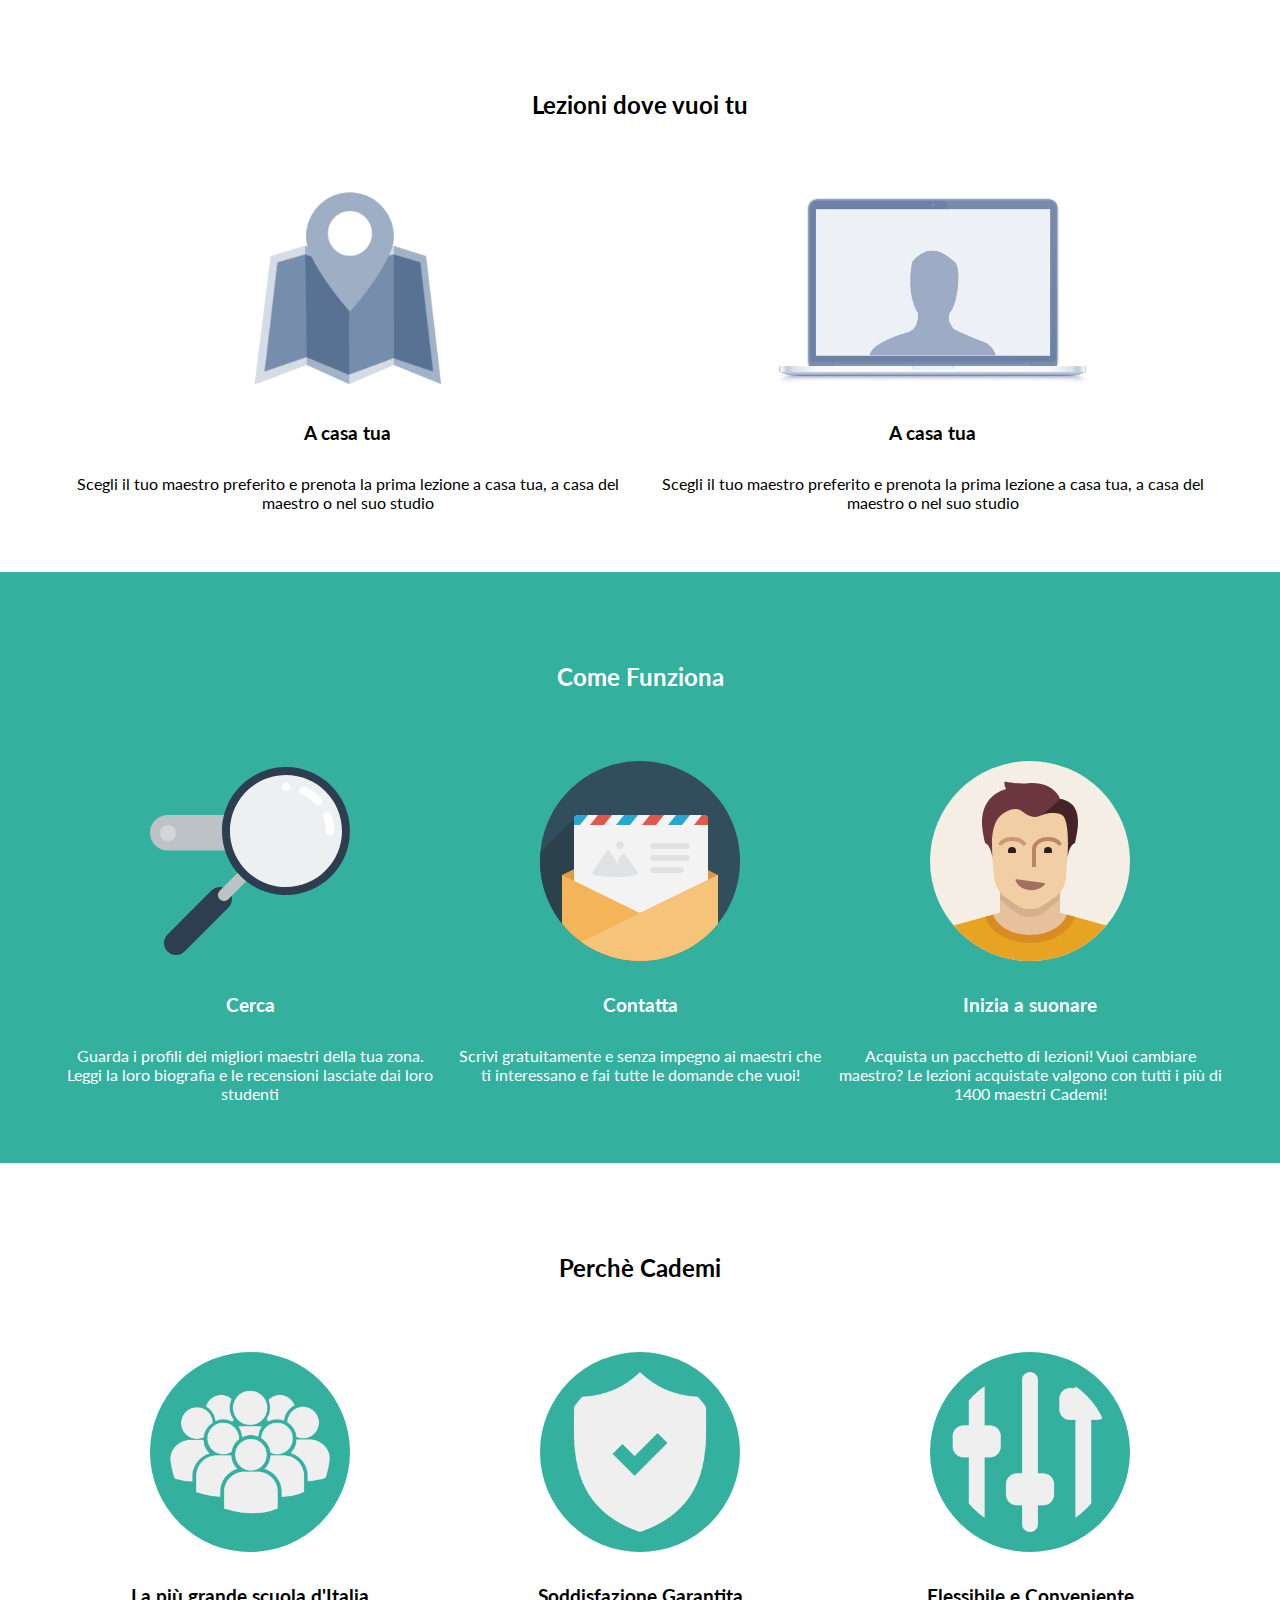
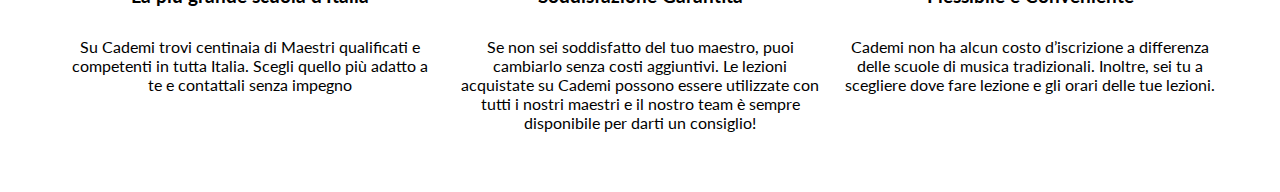
<file: index.html>
<!DOCTYPE html>
<html lang="en" dir="ltr">

<head>
  <meta charset="utf-8">
  <meta name="viewport" content="width=device-width, initial-scale=1.0">
  <link href="https://fonts.googleapis.com/css?family=Lato:400,900&display=swap" rel="stylesheet">
  <link rel="stylesheet" href="css/framework.css">
  <link rel="stylesheet" href="css/style.css">
  <title>Esercitazione griglie</title>
</head>

<body>
  <header>

  </header>
  <main>
    <section>
      <div class="container padding-top-bottom-60px">
        <div class="col-lg-12 col-md-12 col-xs-12 text-align padding-top-bottom-30px">
          <h2 class="h2-40px">Lezioni dove vuoi tu</h2>
        </div>
        <div class="col-lg-6 col-md-7 col-xs-12 text-align padding-left-right-10px ">
          <img class="height-200 margin-top-40" src="img/icon/maps.png" alt="icona mappa">
          <h3 class="padding-top-bottom-30px h3-23px">A casa tua</h3>
          <p class="p-20px">Scegli il tuo maestro preferito e prenota la prima lezione a casa tua, a casa del maestro o nel suo studio</p>
        </div>
        <div class="col-lg-6 col-md-5 col-xs-12 text-align padding-left-right-10px ">
          <img class="height-200 margin-top-40" src="img/icon/screen.png" alt="icona schermo">
          <h3 class="padding-top-bottom-30px h3-23px">A casa tua</h3>
          <p class="p-20px">Scegli il tuo maestro preferito e prenota la prima lezione a casa tua, a casa del maestro o nel suo studio</p>
        </div>
      </div>
    </section>
    <section class="bg-color">
      <div class="container padding-top-bottom-60px text-color-white">
        <div class="col-lg-12 col-md-12 col-xs-12 text-align padding-top-bottom-30px ">
          <h2 class="h2-40px">Come Funziona</h2>
        </div>
        <div class="col-lg-4 col-md-6 col-xs-12 text-align padding-left-right-10px ">
          <img class="height-200 margin-top-40" src="img/search.svg" alt="icona ricerca">
          <h3 class="padding-top-bottom-30px h3-23px">Cerca</h3>
          <p class="p-20px">Guarda i profili dei migliori maestri della tua zona. Leggi la loro biografia e le recensioni lasciate dai loro studenti</p>
        </div>
        <div class="col-lg-4 col-md-6 col-xs-12 text-align padding-left-right-10px ">
          <img class="height-200 margin-top-40 " src="img/letter.svg" alt="icona lettera">
          <h3 class="padding-top-bottom-30px h3-23px">Contatta</h3>
          <p class="p-20px">Scrivi gratuitamente e senza impegno ai maestri che ti interessano e fai tutte le domande che vuoi!</p>
        </div>
        <div class="col-lg-4 col-md-12 col-xs-12 text-align">
          <img class="height-200 margin-top-40 " src="img/male.svg" alt="icona uomo">
          <h3 class="padding-top-bottom-30px h3-23px">Inizia a suonare</h3>
          <p class="p-20px">Acquista un pacchetto di lezioni! Vuoi cambiare maestro? Le lezioni acquistate valgono con tutti i più di 1400 maestri Cademi!</p>
        </div>
      </div>
    </section>
    <section>
      <div class="container padding-top-bottom-60px">
        <div class="col-lg-12 col-md-12 col-xs-12 text-align padding-top-bottom-30px">
          <h2 class="h2-40px">Perchè Cademi</h2>
        </div>
        <div class="col-lg-4 col-md-12 col-xs-12 text-align padding-left-right-10px ">
          <img class="height-200 margin-top-40 icon-bg" src="img/icon/profile.png" alt="icona ricerca">
          <h3 class="padding-top-bottom-30px h3-23px">La più grande scuola d'Italia</h3>
          <p class="p-20px">Su Cademi trovi centinaia di Maestri qualificati e competenti in tutta Italia. Scegli quello più adatto a te e contattali senza impegno</p>
        </div>
        <div class="col-lg-4 col-md-12 col-xs-12 text-align padding-left-right-10px ">
          <img class="height-200 margin-top-40 icon-bg" src="img/icon/secure.png" alt="icona lettera">
          <h3 class="padding-top-bottom-30px h3-23px">Soddisfazione Garantita</h3>
          <p class="p-20px">Se non sei soddisfatto del tuo maestro, puoi cambiarlo senza costi aggiuntivi. Le lezioni acquistate su Cademi possono essere utilizzate con tutti i nostri maestri e il nostro team è sempre disponibile per darti un
            consiglio!</p>
        </div>
        <div class="col-lg-4 col-md-12 col-xs-12 text-align padding-left-right-10px ">
          <img class="height-200 margin-top-40 icon-bg" src="img/icon/flex.png" alt="icona uomo">
          <h3 class="padding-top-bottom-30px h3-23px">Flessibile e Conveniente</h3>
          <p class="p-20px">Cademi non ha alcun costo d’iscrizione a differenza delle scuole di musica tradizionali. Inoltre, sei tu a scegliere dove fare lezione e gli orari delle tue lezioni.</p>
        </div>
      </div>
    </section>
  </main>
  <footer></footer>
</body>

</html>
</file>
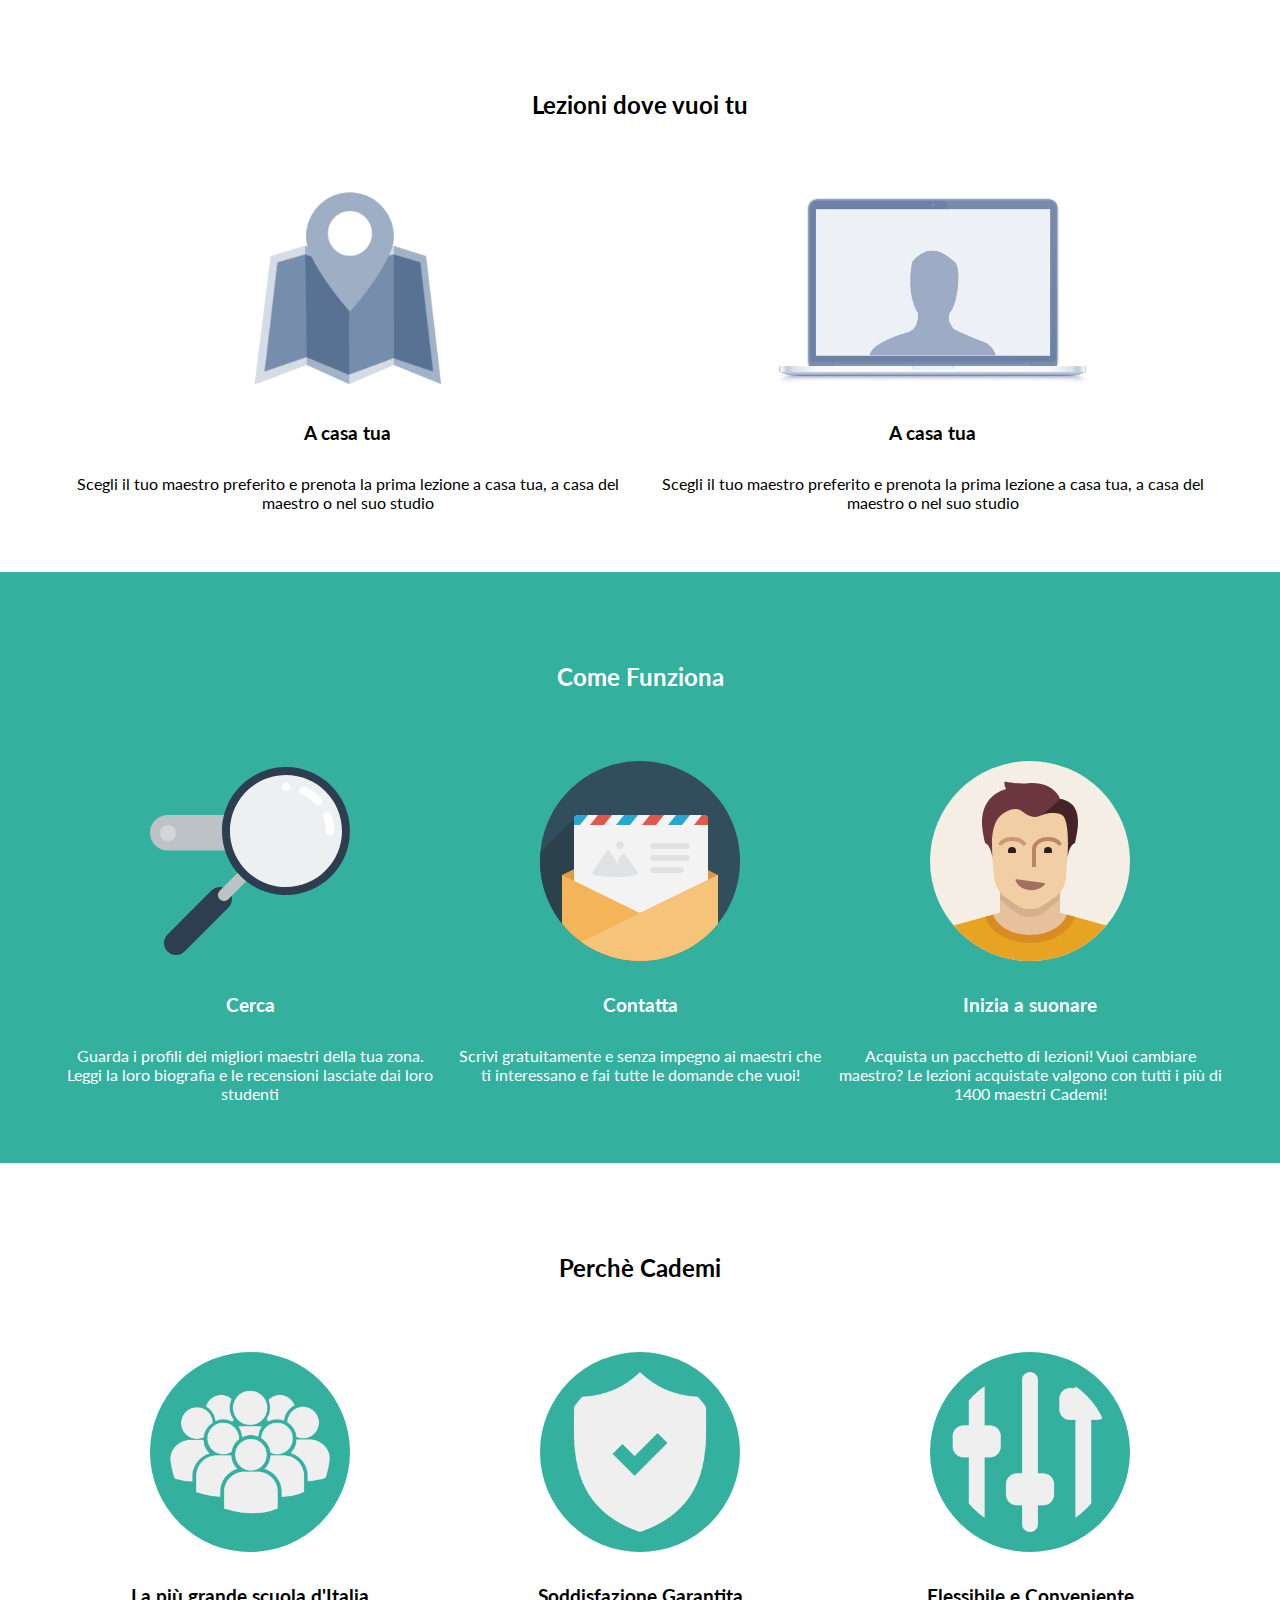
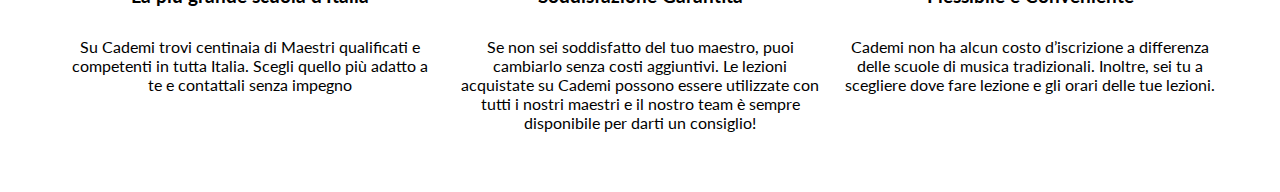
<file: bonus/index.html>
<!DOCTYPE html>
<html lang="en" dir="ltr">

<head>
  <meta charset="utf-8">
  <meta name="viewport" content="width=device-width, initial-scale=1.0">
  <link href="https://fonts.googleapis.com/css?family=Lato:400,900&display=swap" rel="stylesheet">
  <link rel="stylesheet" href="css/framework.css">
  <link rel="stylesheet" href="css/style.css">
  <title>Esercitazione griglie</title>
</head>

<body>
  <header>

  </header>
  <main>
    <section>
      <div class="container padding-top-bottom-60px">
        <div class="col-lg-12 col-md-12 col-xs-12 text-align padding-top-bottom-30px">
          <h2 class="h2-40px h2-md-38px">Lezioni dove vuoi tu</h2>
        </div>
        <div class="col-lg-6 col-md-7 col-xs-12 text-align padding-left-right-10px ">
          <img class="height-200 margin-top-40" src="img/icon/maps.png" alt="icona mappa">
          <h3 class="padding-top-bottom-30px h3-23px h3-md-20px">A casa tua</h3>
          <p class="p-20px p-md-18px">Scegli il tuo maestro preferito e prenota la prima lezione a casa tua, a casa del maestro o nel suo studio</p>
        </div>
        <div class="col-lg-6 col-md-5 col-xs-12 text-align padding-left-right-10px ">
          <img class="height-200 margin-top-40" src="img/icon/screen.png" alt="icona schermo">
          <h3 class="padding-top-bottom-30px h3-23px h3-md-20px">A casa tua</h3>
          <p class="p-20px p-md-18px">Scegli il tuo maestro preferito e prenota la prima lezione a casa tua, a casa del maestro o nel suo studio</p>
        </div>
      </div>
    </section>
    <section class="bg-color">
      <div class="container padding-top-bottom-60px text-color-white">
        <div class="col-lg-12 col-md-12 col-xs-12 text-align padding-top-bottom-30px ">
          <h2 class="h2-40px h2-md-38px">Come Funziona</h2>
        </div>
        <div class="col-lg-4 col-md-6 col-xs-12 text-align padding-left-right-10px ">
          <img class="height-200 margin-top-40" src="img/search.svg" alt="icona ricerca">
          <h3 class="padding-top-bottom-30px h3-23px h3-md-20px">Cerca</h3>
          <p class="p-20px p-md-18px">Guarda i profili dei migliori maestri della tua zona. Leggi la loro biografia e le recensioni lasciate dai loro studenti</p>
        </div>
        <div class="col-lg-4 col-md-6 col-xs-12 text-align padding-left-right-10px ">
          <img class="height-200 margin-top-40 " src="img/letter.svg" alt="icona lettera">
          <h3 class="padding-top-bottom-30px h3-23px h3-md-20px">Contatta</h3>
          <p class="p-20px p-md-18px">Scrivi gratuitamente e senza impegno ai maestri che ti interessano e fai tutte le domande che vuoi!</p>
        </div>
        <div class="col-lg-4 col-md-12 col-xs-12 text-align">
          <img class="height-200 margin-top-40 " src="img/male.svg" alt="icona uomo">
          <h3 class="padding-top-bottom-30px h3-23px h3-md-20px">Inizia a suonare</h3>
          <p class="p-20px p-md-18px">Acquista un pacchetto di lezioni! Vuoi cambiare maestro? Le lezioni acquistate valgono con tutti i più di 1400 maestri Cademi!</p>
        </div>
      </div>
    </section>
    <section>
      <div class="container padding-top-bottom-60px">
        <div class="col-lg-12 col-md-12 col-xs-12 text-align padding-top-bottom-30px">
          <h2 class="h2-40px h2-md-38px">Perchè Cademi</h2>
        </div>
        <div class="col-lg-4 col-md-12 col-xs-12 text-align padding-left-right-10px ">
          <img class="height-200 margin-top-40 icon-bg" src="img/icon/profile.png" alt="icona ricerca">
          <h3 class="padding-top-bottom-30px h3-23px h3-md-20px">La più grande scuola d'Italia</h3>
          <p class="p-20px p-md-18px">Su Cademi trovi centinaia di Maestri qualificati e competenti in tutta Italia. Scegli quello più adatto a te e contattali senza impegno</p>
        </div>
        <div class="col-lg-4 col-md-12 col-xs-12 text-align padding-left-right-10px ">
          <img class="height-200 margin-top-40 icon-bg" src="img/icon/secure.png" alt="icona lettera">
          <h3 class="padding-top-bottom-30px h3-23px h3-md-20px">Soddisfazione Garantita</h3>
          <p class="p-20px p-md-18px">Se non sei soddisfatto del tuo maestro, puoi cambiarlo senza costi aggiuntivi. Le lezioni acquistate su Cademi possono essere utilizzate con tutti i nostri maestri e il nostro team è sempre disponibile per darti
            un
            consiglio!</p>
        </div>
        <div class="col-lg-4 col-md-12 col-xs-12 text-align padding-left-right-10px ">
          <img class="height-200 margin-top-40 icon-bg" src="img/icon/flex.png" alt="icona uomo">
          <h3 class="padding-top-bottom-30px h3-23px h3-md-20px">Flessibile e Conveniente</h3>
          <p class="p-20px p-md-18px">Cademi non ha alcun costo d’iscrizione a differenza delle scuole di musica tradizionali. Inoltre, sei tu a scegliere dove fare lezione e gli orari delle tue lezioni.</p>
        </div>
      </div>
    </section>
  </main>
  <footer></footer>
</body>

</html>
</file>
<file: css/framework.css>
/* REGOLE Debug */
.debug .container {
  border: 1px solid blue;
  height: 250px;
}

.debug [class*="col-"] {
  border: 1px solid grey;
  height: 250px;
}

* {
  box-sizing: border-box;
  margin: 0;
  padding: 0;
}

.container {
  max-width: 1170px;
  margin: 0 auto;
}

.container::after {
  content: "";
  display: table;
  clear: both;
}

/* REGOLE COLONNE */
[class*="col-"] {
  float: left;
  height: 100%;
}

.col-lg-1 {
  width: calc((100% / 12) * 1);
}

.col-lg-2 {
  width: calc((100% / 12) * 2);
}

.col-lg-3 {
  width: calc((100% / 12) * 3);
}

.col-lg-4 {
  width: calc((100% / 12) * 4);
}

.col-lg-5 {
  width: calc((100% / 12) * 5);
}

.col-lg-6 {
  width: calc((100% / 12) * 6);
}

.col-lg-7 {
  width: calc((100% / 12) * 7);
}

.col-lg-8 {
  width: calc((100% / 12) * 8);
}

.col-lg-9 {
  width: calc((100% / 12) * 9);
}

.col-lg-10 {
  width: calc((100% / 12) * 10);
}

.col-lg-11 {
  width: calc((100% / 12) * 11);
}

.col-lg-12 {
  width: calc((100% / 12) * 12);
}

/* mediaquery colonne */
@media screen and (max-width: 768px) {
  .col-xs-1 {
    width: calc((100% / 12) * 1);
  }

  .col-xs-2 {
    width: calc((100% / 12) * 2);
  }

  .col-xs-3 {
    width: calc((100% / 12) * 3);
  }

  .col-xs-4 {
    width: calc((100% / 12) * 4);
  }

  .col-xs-5 {
    width: calc((100% / 12) * 5);
  }

  .col-xs-6 {
    width: calc((100% / 12) * 6);
  }

  .col-xs-7 {
    width: calc((100% / 12) * 7);
  }

  .col-xs-8 {
    width: calc((100% / 12) * 8);
  }

  .col-xs-9 {
    width: calc((100% / 12) * 9);
  }

  .col-xs-10 {
    width: calc((100% / 12) * 10);
  }

  .col-xs-11 {
    width: calc((100% / 12) * 11);
  }

  .col-xs-12 {
    width: calc((100% / 12) * 12);
  }

  .xs-display-none {
    display: none;
  }
}

@media screen and (max-width: 992px) and (min-width: 768px) {
  .col-md-1 {
    width: calc((100% / 12) * 1);
  }

  .col-md-2 {
    width: calc((100% / 12) * 2);
  }

  .col-md-3 {
    width: calc((100% / 12) * 3);
  }

  .col-md-4 {
    width: calc((100% / 12) * 4);
  }

  .col-md-5 {
    width: calc((100% / 12) * 5);
  }

  .col-md-6 {
    width: calc((100% / 12) * 6);
  }

  .col-md-7 {
    width: calc((100% / 12) * 7);
  }

  .col-md-8 {
    width: calc((100% / 12) * 8);
  }

  .col-md-9 {
    width: calc((100% / 12) * 9);
  }

  .col-md-10 {
    width: calc((100% / 12) * 10);
  }

  .col-md-11 {
    width: calc((100% / 12) * 11);
  }

  .col-md-12 {
    width: calc((100% / 12) * 12);
  }
}

/* REGOLE Offset */
.col-offset-lg-1 {
  margin-left: calc((100% / 12) * 1);
}

.col-offset-lg-2 {
  margin-left: calc((100% / 12) * 2);
}

.col-offset-lg-3 {
  margin-left: calc((100% / 12) * 3);
}

.col-offset-lg-4 {
  margin-left: calc((100% / 12) * 4);
}

.col-offset-lg-5 {
  margin-left: calc((100% / 12) * 5);
}

.col-offset-lg-6 {
  margin-left: calc((100% / 12) * 6);
}

.col-offset-lg-7 {
  margin-left: calc((100% / 12) * 7);
}

.col-offset-lg-8 {
  margin-left: calc((100% / 12) * 8);
}

.col-offset-lg-9 {
  margin-left: calc((100% / 12) * 9);
}

.col-offset-lg-10 {
  margin-left: calc((100% / 12) * 10);
}

.col-offset-lg-11 {
  margin-left: calc((100% / 12) * 11);
}

/* mediaquery offset */
@media screen and (max-width: 768px) {
  .col-offset-xs-1 {
    margin-left: calc((100% / 12) * 1);
  }

  .col-offset-xs-2 {
    margin-left: calc((100% / 12) * 2);
  }

  .col-offset-xs-3 {
    margin-left: calc((100% / 12) * 3);
  }

  .col-offset-xs-4 {
    margin-left: calc((100% / 12) * 4);
  }

  .col-offset-xs-5 {
    margin-left: calc((100% / 12) * 5);
  }

  .col-offset-xs-6 {
    margin-left: calc((100% / 12) * 6);
  }

  .col-offset-xs-7 {
    margin-left: calc((100% / 12) * 7);
  }

  .col-offset-xs-8 {
    margin-left: calc((100% / 12) * 8);
  }

  .col-offset-xs-9 {
    margin-left: calc((100% / 12) * 9);
  }

  .col-offset-xs-10 {
    margin-left: calc((100% / 12) * 10);
  }

  .col-offset-xs-11 {
    margin-left: calc((100% / 12) * 11);
  }
}

@media screen and (max-width: 992px) and (min-width: 768px) {
  .col-offset-md-1 {
    margin-left: calc((100% / 12) * 1);
  }

  .col-offset-md-2 {
    margin-left: calc((100% / 12) * 2);
  }

  .col-offset-md-3 {
    margin-left: calc((100% / 12) * 3);
  }

  .col-offset-md-4 {
    margin-left: calc((100% / 12) * 4);
  }

  .col-offset-md-5 {
    margin-left: calc((100% / 12) * 5);
  }

  .col-offset-md-6 {
    margin-left: calc((100% / 12) * 6);
  }

  .col-offset-md-7 {
    margin-left: calc((100% / 12) * 7);
  }

  .col-offset-md-8 {
    margin-left: calc((100% / 12) * 8);
  }

  .col-offset-md-9 {
    margin-left: calc((100% / 12) * 9);
  }

  .col-offset-md-10 {
    margin-left: calc((100% / 12) * 10);
  }

  .col-offset-md-11 {
    margin-left: calc((100% / 12) * 11);
  }
}
</file>
<file: css/style.css>
body {
  font-family: 'Lato', sans-serif;
}

.height-200 {
  height: 200px;
}

.text-align {
  text-align: center;
}

.padding-top-bottom-60px {
  padding: 60px 0;
}

.padding-top-bottom-30px {
  padding: 30px 0;
}

.padding-left-right-10px {
  padding-left: 10px;
  padding-right: 10px;
}

.icon-bg {
  background-color: rgb(52, 176, 159);
  color: rgb(255, 255, 255);
  border-radius: 50%;
  padding: 20px;
}

.bg-color {
  background-color: rgb(52, 176, 159);
}

.margin-top-40 {
  margin-top: 40px;
}

.text-color-white {
  color: rgb(255, 255, 255);
}

@media screen and (max-width:768px) {
  .h2-40px {
    font-size: 40px;
  }

  .h3-23px {
    font-size: 23px;
  }

  .p-20px {
    font-size: 20px;
  }
}
</file>
<file: bonus/css/framework.css>
/* REGOLE Debug */
.debug .container {
  border: 1px solid blue;
  height: 250px;
}

.debug [class*="col-"] {
  border: 1px solid grey;
  height: 250px;
}

* {
  box-sizing: border-box;
  margin: 0;
  padding: 0;
}

.container {
  max-width: 1170px;
  margin: 0 auto;
}

.container::after {
  content: "";
  display: table;
  clear: both;
}

/* REGOLE COLONNE */
[class*="col-"] {
  float: left;
  height: 100%;
}

.col-lg-1 {
  width: calc((100% / 12) * 1);
}

.col-lg-2 {
  width: calc((100% / 12) * 2);
}

.col-lg-3 {
  width: calc((100% / 12) * 3);
}

.col-lg-4 {
  width: calc((100% / 12) * 4);
}

.col-lg-5 {
  width: calc((100% / 12) * 5);
}

.col-lg-6 {
  width: calc((100% / 12) * 6);
}

.col-lg-7 {
  width: calc((100% / 12) * 7);
}

.col-lg-8 {
  width: calc((100% / 12) * 8);
}

.col-lg-9 {
  width: calc((100% / 12) * 9);
}

.col-lg-10 {
  width: calc((100% / 12) * 10);
}

.col-lg-11 {
  width: calc((100% / 12) * 11);
}

.col-lg-12 {
  width: calc((100% / 12) * 12);
}

/* mediaquery colonne */
@media screen and (max-width: 768px) {
  .col-xs-1 {
    width: calc((100% / 12) * 1);
  }

  .col-xs-2 {
    width: calc((100% / 12) * 2);
  }

  .col-xs-3 {
    width: calc((100% / 12) * 3);
  }

  .col-xs-4 {
    width: calc((100% / 12) * 4);
  }

  .col-xs-5 {
    width: calc((100% / 12) * 5);
  }

  .col-xs-6 {
    width: calc((100% / 12) * 6);
  }

  .col-xs-7 {
    width: calc((100% / 12) * 7);
  }

  .col-xs-8 {
    width: calc((100% / 12) * 8);
  }

  .col-xs-9 {
    width: calc((100% / 12) * 9);
  }

  .col-xs-10 {
    width: calc((100% / 12) * 10);
  }

  .col-xs-11 {
    width: calc((100% / 12) * 11);
  }

  .col-xs-12 {
    width: calc((100% / 12) * 12);
  }

  .xs-display-none {
    display: none;
  }
}

@media screen and (max-width: 992px) and (min-width: 768px) {
  .col-md-1 {
    width: calc((100% / 12) * 1);
  }

  .col-md-2 {
    width: calc((100% / 12) * 2);
  }

  .col-md-3 {
    width: calc((100% / 12) * 3);
  }

  .col-md-4 {
    width: calc((100% / 12) * 4);
  }

  .col-md-5 {
    width: calc((100% / 12) * 5);
  }

  .col-md-6 {
    width: calc((100% / 12) * 6);
  }

  .col-md-7 {
    width: calc((100% / 12) * 7);
  }

  .col-md-8 {
    width: calc((100% / 12) * 8);
  }

  .col-md-9 {
    width: calc((100% / 12) * 9);
  }

  .col-md-10 {
    width: calc((100% / 12) * 10);
  }

  .col-md-11 {
    width: calc((100% / 12) * 11);
  }

  .col-md-12 {
    width: calc((100% / 12) * 12);
  }
}

/* REGOLE Offset */
.col-offset-lg-1 {
  margin-left: calc((100% / 12) * 1);
}

.col-offset-lg-2 {
  margin-left: calc((100% / 12) * 2);
}

.col-offset-lg-3 {
  margin-left: calc((100% / 12) * 3);
}

.col-offset-lg-4 {
  margin-left: calc((100% / 12) * 4);
}

.col-offset-lg-5 {
  margin-left: calc((100% / 12) * 5);
}

.col-offset-lg-6 {
  margin-left: calc((100% / 12) * 6);
}

.col-offset-lg-7 {
  margin-left: calc((100% / 12) * 7);
}

.col-offset-lg-8 {
  margin-left: calc((100% / 12) * 8);
}

.col-offset-lg-9 {
  margin-left: calc((100% / 12) * 9);
}

.col-offset-lg-10 {
  margin-left: calc((100% / 12) * 10);
}

.col-offset-lg-11 {
  margin-left: calc((100% / 12) * 11);
}

/* mediaquery offset */
@media screen and (max-width: 768px) {
  .col-offset-xs-1 {
    margin-left: calc((100% / 12) * 1);
  }

  .col-offset-xs-2 {
    margin-left: calc((100% / 12) * 2);
  }

  .col-offset-xs-3 {
    margin-left: calc((100% / 12) * 3);
  }

  .col-offset-xs-4 {
    margin-left: calc((100% / 12) * 4);
  }

  .col-offset-xs-5 {
    margin-left: calc((100% / 12) * 5);
  }

  .col-offset-xs-6 {
    margin-left: calc((100% / 12) * 6);
  }

  .col-offset-xs-7 {
    margin-left: calc((100% / 12) * 7);
  }

  .col-offset-xs-8 {
    margin-left: calc((100% / 12) * 8);
  }

  .col-offset-xs-9 {
    margin-left: calc((100% / 12) * 9);
  }

  .col-offset-xs-10 {
    margin-left: calc((100% / 12) * 10);
  }

  .col-offset-xs-11 {
    margin-left: calc((100% / 12) * 11);
  }
}

@media screen and (max-width: 992px) and (min-width: 768px) {
  .col-offset-md-1 {
    margin-left: calc((100% / 12) * 1);
  }

  .col-offset-md-2 {
    margin-left: calc((100% / 12) * 2);
  }

  .col-offset-md-3 {
    margin-left: calc((100% / 12) * 3);
  }

  .col-offset-md-4 {
    margin-left: calc((100% / 12) * 4);
  }

  .col-offset-md-5 {
    margin-left: calc((100% / 12) * 5);
  }

  .col-offset-md-6 {
    margin-left: calc((100% / 12) * 6);
  }

  .col-offset-md-7 {
    margin-left: calc((100% / 12) * 7);
  }

  .col-offset-md-8 {
    margin-left: calc((100% / 12) * 8);
  }

  .col-offset-md-9 {
    margin-left: calc((100% / 12) * 9);
  }

  .col-offset-md-10 {
    margin-left: calc((100% / 12) * 10);
  }

  .col-offset-md-11 {
    margin-left: calc((100% / 12) * 11);
  }
}
</file>
<file: bonus/css/style.css>
body {
  font-family: 'Lato', sans-serif;
}

.height-200 {
  height: 200px;
}

.text-align {
  text-align: center;
}

.padding-top-bottom-60px {
  padding: 60px 0;
}

.padding-top-bottom-30px {
  padding: 30px 0;
}

.padding-left-right-10px {
  padding-left: 10px;
  padding-right: 10px;
}

.icon-bg {
  background-color: rgb(52, 176, 159);
  color: rgb(255, 255, 255);
  border-radius: 50%;
  padding: 20px;
}

.bg-color {
  background-color: rgb(52, 176, 159);
}

.margin-top-40 {
  margin-top: 40px;
}

.text-color-white {
  color: rgb(255, 255, 255);
}

@media screen and (max-width:768px) {
  .h2-40px {
    font-size: 40px;
  }

  .h3-23px {
    font-size: 23px;
  }

  .p-20px {
    font-size: 20px;
  }
}

@media screen and (max-width: 992px) and (min-width: 768px) {
  .h2-md-38px {
    font-size: 38px;
  }

  .h3-md-20px {
    font-size: 20px;
  }

  .p-md-18px {
    font-size: 18px;
  }
}
</file>
